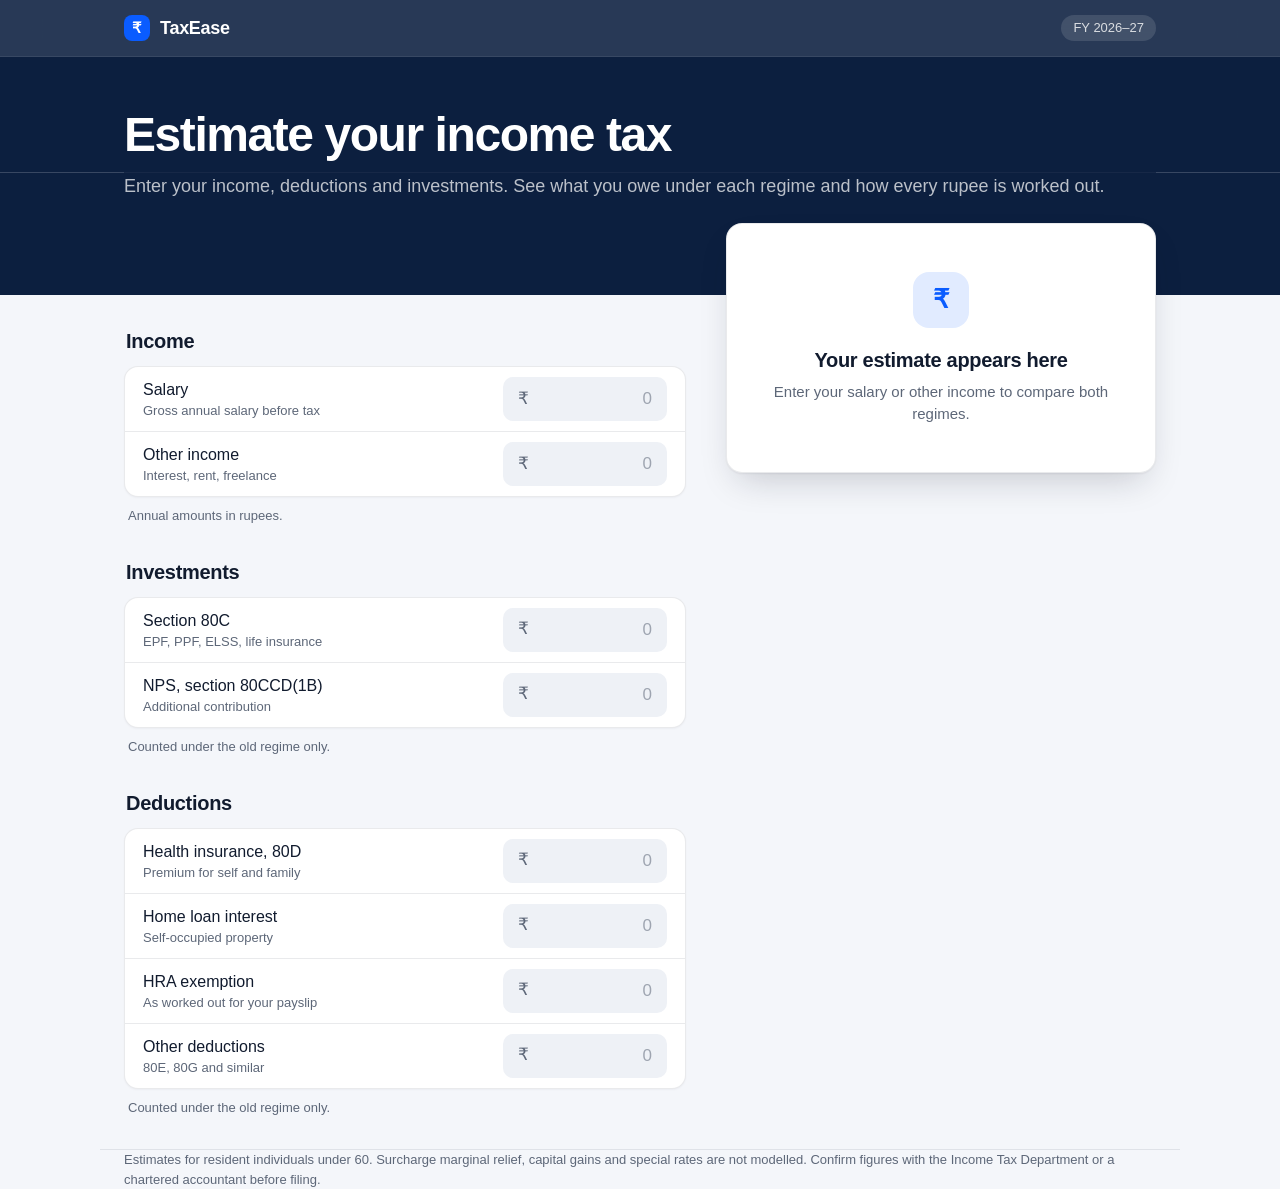
<file: index.html>
<!doctype html>
<html lang="en-IN">
<head>
<meta charset="utf-8">
<meta name="viewport" content="width=device-width, initial-scale=1, viewport-fit=cover">
<meta name="color-scheme" content="light dark">
<meta name="description" content="Estimate your income tax and see exactly how it is calculated.">
<title>TaxEase</title>
<link rel="icon" href="data:image/svg+xml,%3Csvg xmlns='http://www.w3.org/2000/svg' viewBox='0 0 32 32'%3E%3Crect width='32' height='32' rx='8' fill='%23007AFF'/%3E%3Cpath d='M9 11h14M16 11v12' stroke='%23fff' stroke-width='3' stroke-linecap='round'/%3E%3C/svg%3E">
<link rel="stylesheet" href="styles.css">
</head>
<body>
<header class="bar"><div class="wrap"><a class="brand" href="./">TaxEase</a><span class="fy">FY 2026–27</span></div></header>
<main class="wrap">
  <h1>Estimate your income tax</h1>
  <p class="lede">Enter your income, deductions and investments. See what you owe under each regime and how every rupee is worked out.</p>
  <div class="layout">
    <form id="f" novalidate autocomplete="off"></form>
    <aside id="out" aria-live="polite"></aside>
  </div>
</main>
<footer class="wrap">Estimates for resident individuals under 60. Surcharge marginal relief, capital gains and special rates are not modelled. Confirm figures with the Income Tax Department or a chartered accountant before filing.</footer>
<noscript><p class="wrap">TaxEase needs JavaScript to calculate your estimate.</p></noscript>
<script src="app.js"></script>
</body>
</html>
</file>
<file: styles.css>
:root{--ink:#0c1f3f;--bg:#f4f6fa;--surface:#fff;--label:#111b2e;--label2:#5d6778;--sep:rgba(17,27,46,.09);--tint:#0a5cff;--fill:#eef1f6;--red:#d92d20;--green:#0f8a4f;
--lift:0 1px 2px rgba(16,24,40,.06),0 16px 36px -12px rgba(16,24,40,.22);--r:16px;
font:17px/1.45 -apple-system,BlinkMacSystemFont,"SF Pro Text","Segoe UI",Roboto,"Helvetica Neue",Arial,sans-serif;-webkit-font-smoothing:antialiased}
@media(prefers-color-scheme:dark){:root{--ink:#0a1324;--bg:#05080f;--surface:#111827;--label:#eef2f8;--label2:#93a0b4;--sep:rgba(255,255,255,.09);--tint:#5b94ff;--fill:rgba(255,255,255,.07);--red:#ff6b5f;--green:#34d399;--lift:0 0 0 1px rgba(255,255,255,.06),0 16px 36px -12px rgba(0,0,0,.7)}}
*{box-sizing:border-box}
body{margin:0;background:var(--bg);color:var(--label);padding:0 env(safe-area-inset-right) env(safe-area-inset-bottom) env(safe-area-inset-left)}
.wrap{max-width:1080px;margin:0 auto;padding:0 24px}

/* Header and intro band */
.bar{position:sticky;top:0;z-index:5;background:color-mix(in srgb,var(--ink) 88%,transparent);backdrop-filter:saturate(180%) blur(20px);-webkit-backdrop-filter:saturate(180%) blur(20px);border-bottom:1px solid rgba(255,255,255,.08);padding-top:env(safe-area-inset-top)}
.bar .wrap{display:flex;justify-content:space-between;align-items:center;height:56px}
.brand{display:flex;align-items:center;gap:10px;font-weight:650;font-size:18px;color:#fff;text-decoration:none;letter-spacing:-.015em}
.brand::before{content:"₹";display:grid;place-items:center;width:26px;height:26px;border-radius:8px;background:var(--tint);color:#fff;font-size:15px;font-weight:600}
.fy{color:rgba(255,255,255,.8);font-size:13px;font-weight:500;padding:4px 12px;border-radius:999px;background:rgba(255,255,255,.12)}
h1,.lede{background:var(--ink);box-shadow:0 0 0 100vmax var(--ink);clip-path:inset(0 -100vmax);margin:0}
h1{color:#fff;font-size:clamp(32px,5.4vw,48px);line-height:1.08;letter-spacing:-.03em;font-weight:700;padding:52px 0 12px;max-width:none}
.lede{color:rgba(255,255,255,.72);font-size:18px;padding:0 0 96px}
.lede{max-width:none}
h1+.lede{max-width:none}
.layout{display:grid;grid-template-columns:minmax(0,1fr) 430px;gap:40px;align-items:start;margin-top:32px}

/* Form */
.group{margin-bottom:32px}
.group h2{font-size:20px;font-weight:650;letter-spacing:-.015em;margin:0 0 10px 2px}
.list{background:var(--surface);border-radius:14px;overflow:hidden;border:1px solid var(--sep);box-shadow:0 1px 2px rgba(16,24,40,.04)}
.row{display:grid;grid-template-columns:1fr auto;column-gap:16px;align-items:center;padding:10px 18px;min-height:64px;border-top:1px solid var(--sep)}
.row:first-child{border-top:0}
.row label{display:block;font-size:16px;font-weight:500}
.row small{display:block;color:var(--label2);font-size:13px;line-height:1.35;margin-top:1px;font-weight:400}
.field{display:flex;align-items:center;gap:6px;min-height:44px;width:164px;padding:0 14px;border-radius:10px;background:var(--fill);border:1px solid transparent;color:var(--label2);transition:border-color .15s,box-shadow .15s,background .15s}
.field:hover{border-color:var(--sep)}
.field:focus-within{background:var(--surface);border-color:var(--tint);box-shadow:0 0 0 4px color-mix(in srgb,var(--tint) 18%,transparent);color:var(--tint)}
.field.bad{border-color:var(--red);box-shadow:0 0 0 4px color-mix(in srgb,var(--red) 14%,transparent)}
.field input{all:unset;flex:1;min-width:0;text-align:right;font:inherit;font-weight:500;color:var(--label);font-variant-numeric:tabular-nums;height:42px}
.field input::placeholder{color:var(--label2);opacity:.55}
.msg{grid-column:1/-1;margin:0;padding:2px 0 6px;font-size:13px;color:var(--label2)}
.msg:empty{display:none}.msg.err{color:var(--red);font-weight:500}
.note{color:var(--label2);font-size:13px;margin:10px 4px 0}

/* Result */
#out{position:sticky;top:76px;margin-top:-104px}
.card{background:var(--surface);border-radius:var(--r);padding:24px;border:1px solid var(--sep);box-shadow:var(--lift)}
.seg{display:grid;grid-template-columns:1fr 1fr;background:var(--fill);border-radius:10px;padding:3px;margin-bottom:24px}
.seg button{all:unset;display:block;text-align:center;min-height:38px;line-height:38px;border-radius:8px;font-size:15px;font-weight:500;color:var(--label2);cursor:pointer;transition:background .15s,color .15s}
.seg button:hover{color:var(--label)}
.seg button[aria-selected=true]{background:var(--surface);color:var(--label);font-weight:600;box-shadow:0 1px 3px rgba(16,24,40,.16),0 0 0 .5px rgba(16,24,40,.06)}
@media(prefers-color-scheme:dark){.seg button[aria-selected=true]{background:#2a3548}}
button:focus-visible,a:focus-visible{outline:3px solid color-mix(in srgb,var(--tint) 55%,transparent);outline-offset:2px}
.kicker{margin:0;color:var(--label2);font-size:15px}
.big{font-size:clamp(44px,7vw,58px);font-weight:700;letter-spacing:-.04em;line-height:1.05;margin:6px 0 4px;font-variant-numeric:tabular-nums}
.sub{margin:0 0 16px;color:var(--label2);font-size:15px}
.verdict{display:inline-block;margin:0 0 24px;padding:6px 14px;border-radius:999px;background:color-mix(in srgb,var(--green) 12%,transparent);color:var(--green);font-size:14px;font-weight:600}
.split{display:flex;height:12px;border-radius:6px;overflow:hidden;background:var(--fill);gap:2px}
.split i{display:block;min-width:3px;border-radius:3px}
.legend{display:flex;flex-wrap:wrap;gap:6px 18px;margin:12px 0 8px;font-size:13px;color:var(--label2)}
.legend b{display:inline-block;width:9px;height:9px;border-radius:3px;margin-right:7px}
.card h3{font-size:16px;font-weight:650;letter-spacing:-.01em;margin:30px 0 6px}
dl{margin:0}
.ln{display:flex;justify-content:space-between;gap:12px;padding:10px 0;border-top:1px solid var(--sep);font-size:15px;font-variant-numeric:tabular-nums}
.ln:first-child{border-top:0}
.ln dt{color:var(--label2)}.ln dd{margin:0;text-align:right;font-weight:500}
.ln.sum{border-top:1.5px solid var(--label);margin-top:4px;font-weight:650;font-size:16px}
.ln.sum dt{color:var(--label)}.ln.sum dd{font-weight:700}
table{width:100%;border-collapse:collapse;font-size:14px;font-variant-numeric:tabular-nums}
th{font-weight:500;color:var(--label2);text-align:right;padding:6px 0 8px;font-size:13px;border-bottom:1px solid var(--sep)}
td{padding:9px 0;border-top:1px solid var(--sep);text-align:right}
tbody tr:first-child td{border-top:0}
th:first-child,td:first-child{text-align:left}
tr.off td{color:var(--label2);opacity:.55}
.why{margin:20px 0 0;padding:14px 16px;border-radius:12px;background:color-mix(in srgb,var(--tint) 7%,transparent);color:var(--label);font-size:14.5px;line-height:1.5}
.empty{text-align:center;padding:48px 28px}
.empty::before{content:"₹";display:grid;place-items:center;width:56px;height:56px;margin:0 auto 18px;border-radius:16px;background:color-mix(in srgb,var(--tint) 12%,transparent);color:var(--tint);font-size:26px;font-weight:600}
.empty h2{font-size:20px;letter-spacing:-.015em;margin:0 0 6px}.empty p{margin:0;color:var(--label2);font-size:15px}
footer{color:var(--label2);font-size:13px;line-height:1.5;padding-top:20px;padding-bottom:48px;max-width:none;border-top:1px solid var(--sep);margin-top:8px}

@media(max-width:900px){
 .layout{grid-template-columns:1fr;gap:8px;margin-top:28px}
 #out{position:static;margin-top:0}
 .lede{padding-bottom:40px;font-size:17px}h1{padding-top:36px}
 .field{width:140px}.row{padding:10px 16px}.card{padding:20px}
}
@media(prefers-reduced-motion:reduce){*{transition:none!important}}
</file>
